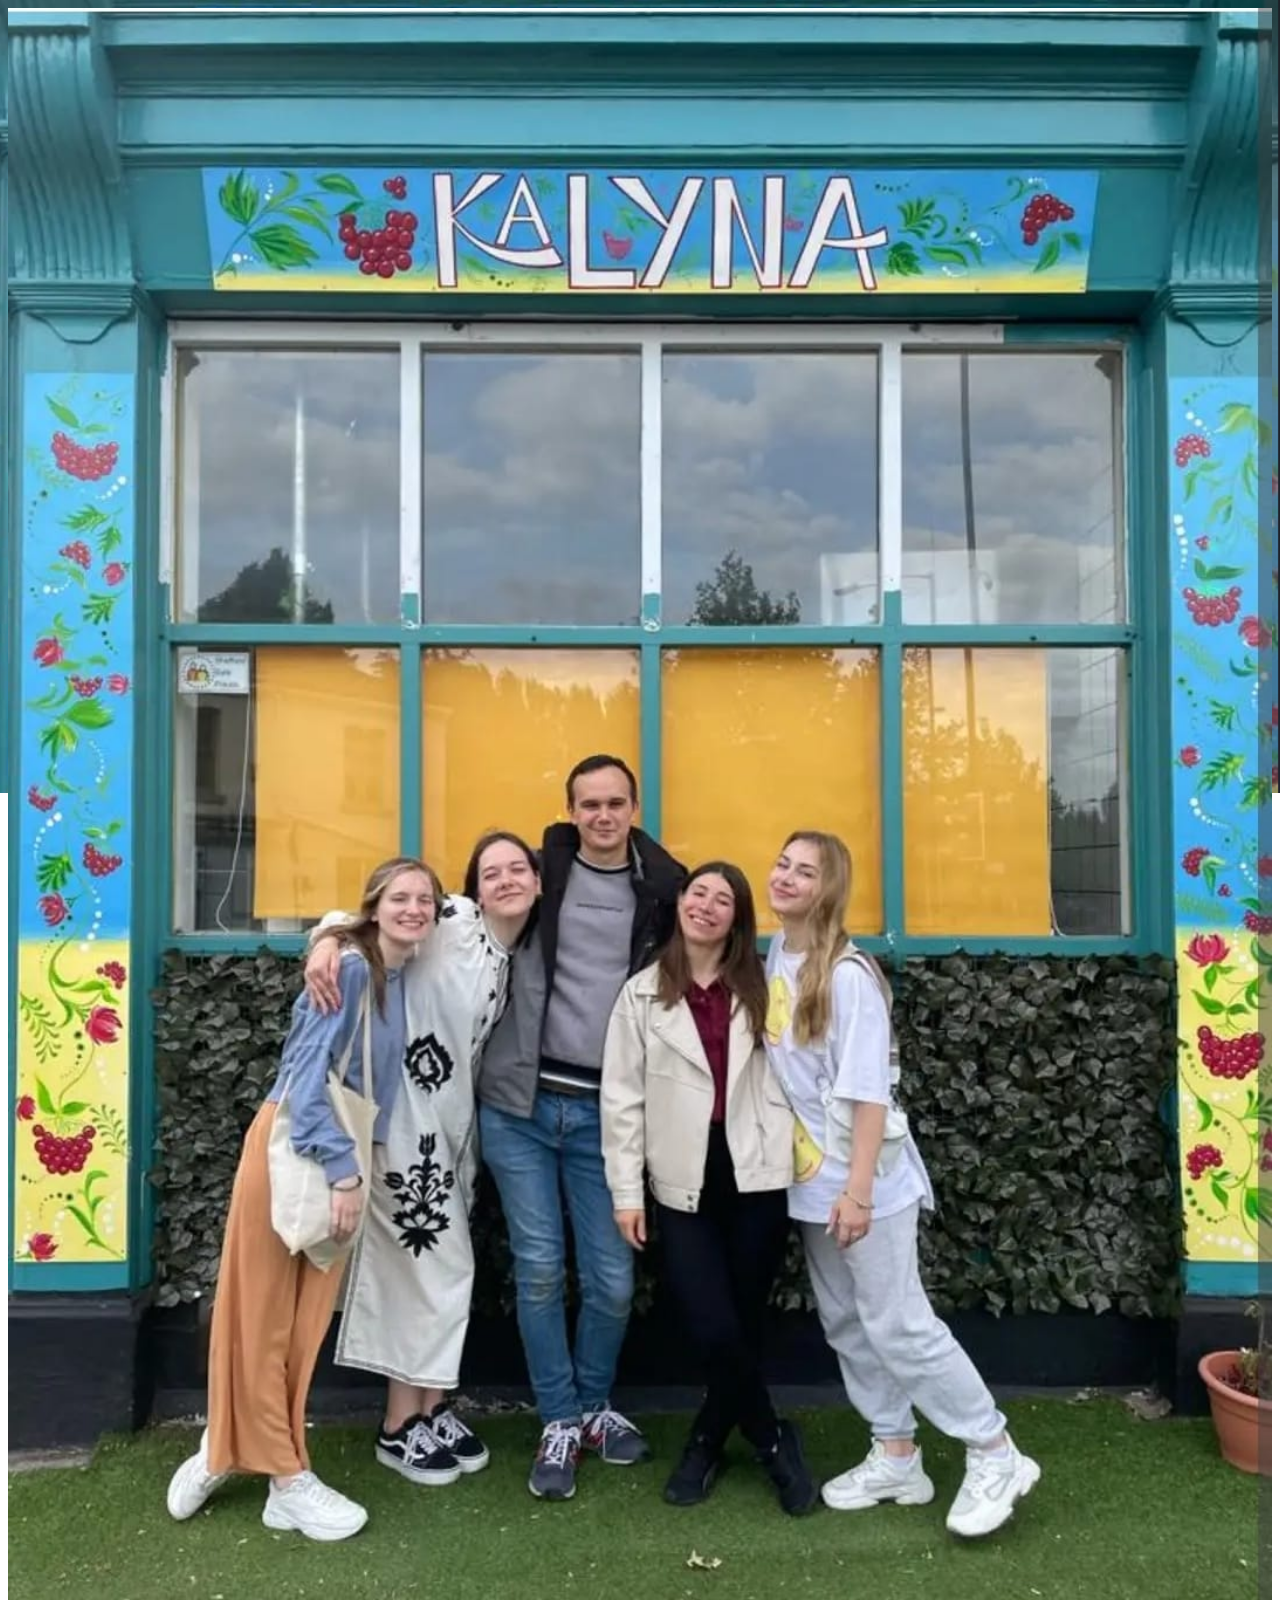
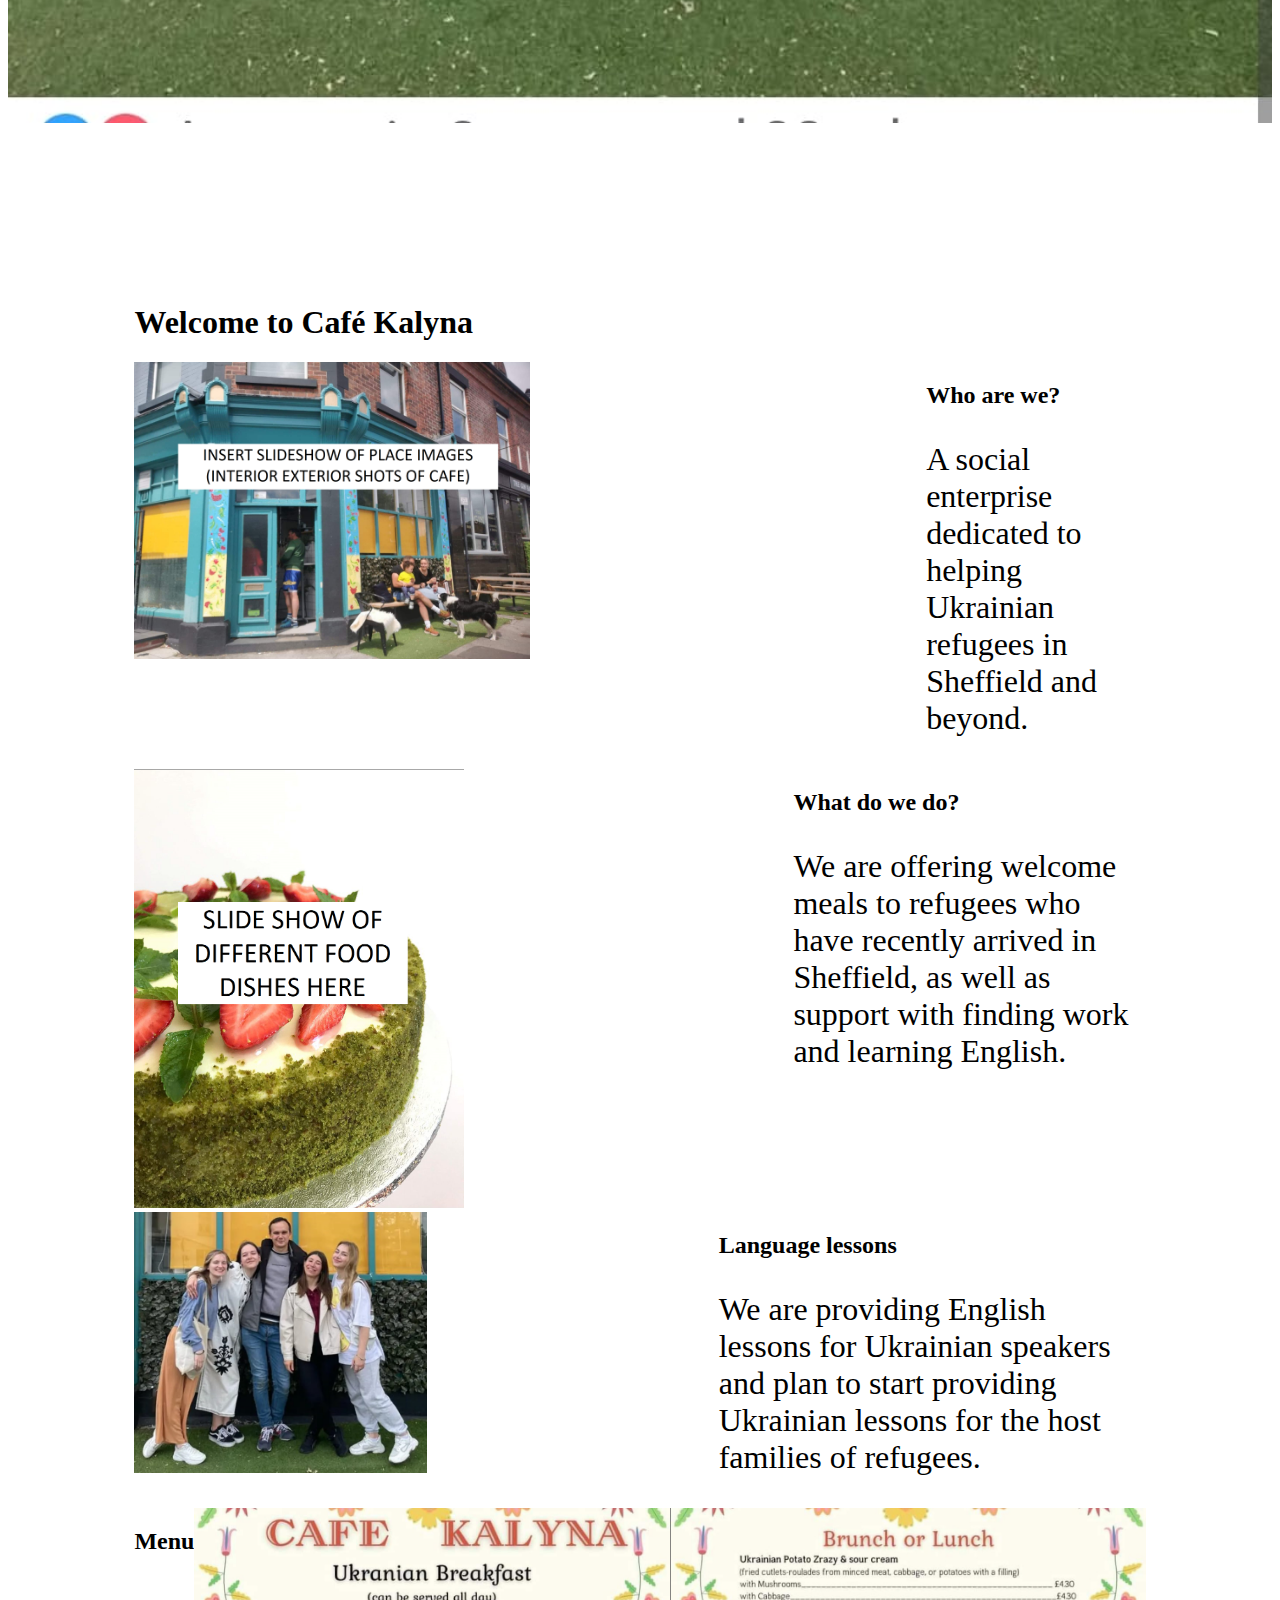
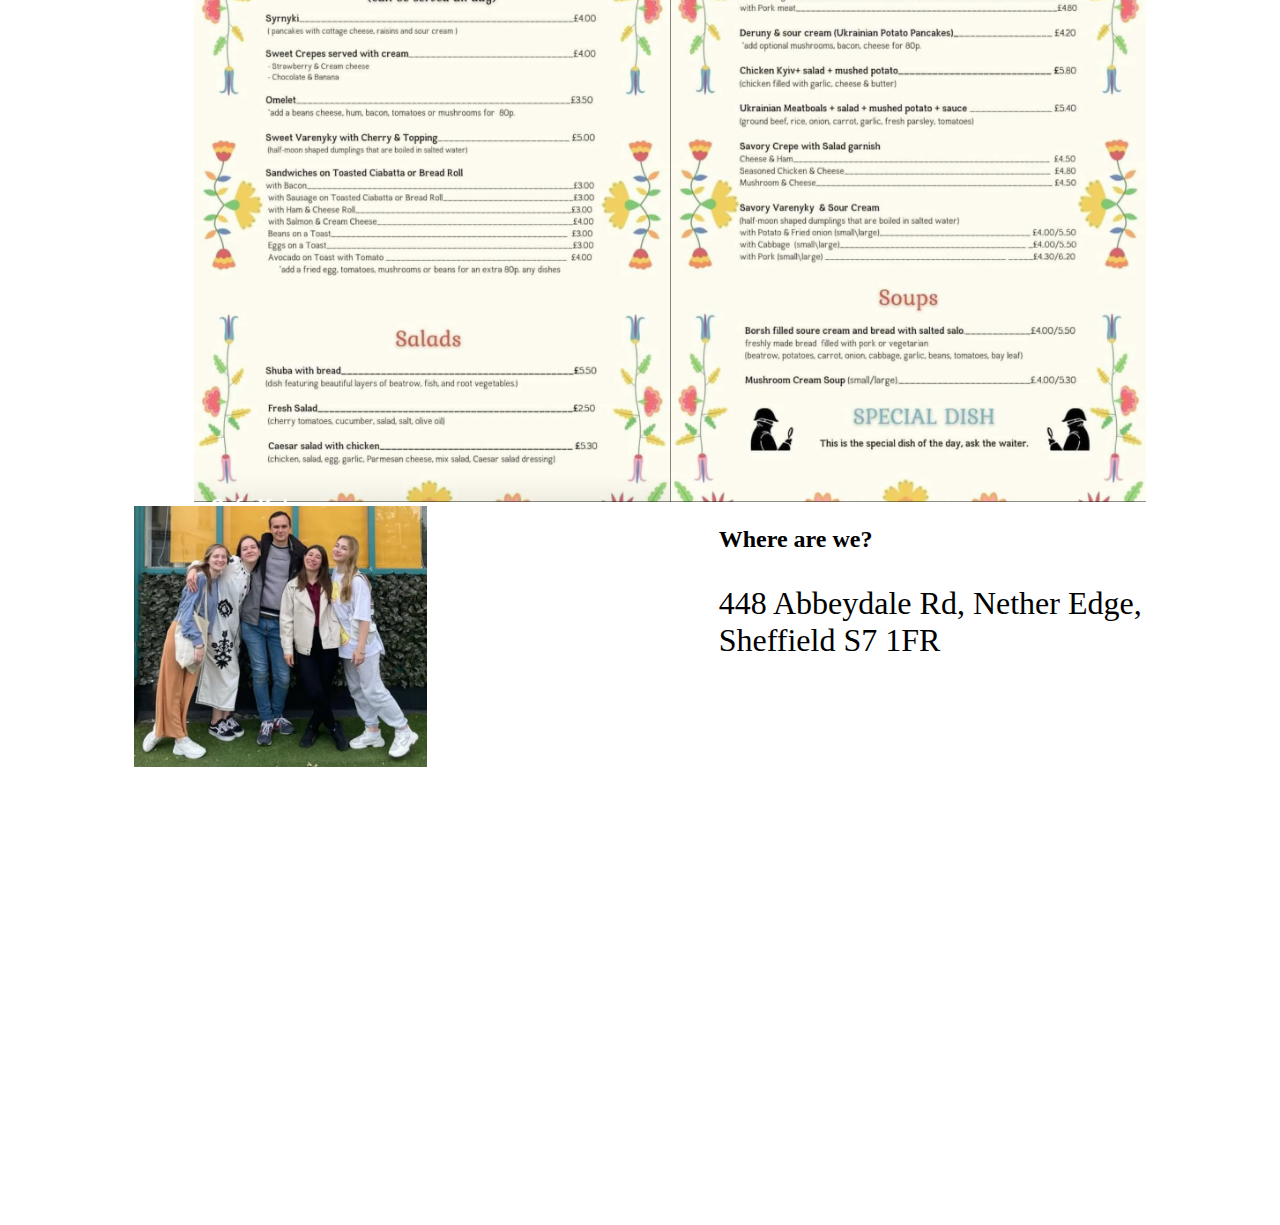
<file: index.html>
<!DOCTYPE html>
<html>
<head>
    <link rel="stylesheet" href="style.css">

</head>
<body>
    
    <div id="banner">
       <img id="background" src="images/Photo from Tom(4).jpg" />
        <div id="intro">
            <h1>Welcome to Café Kalyna</h1>
            <div class="image-text-twin">
                <div class="image">
                    <div class="image-container">
                        <img src="images/Webpage/Cafe-Slideshow-Placeholder.png" />
                    </div>
                </div>
                <div class="text">
                    <h2>Who are we?</h2>
                    <p>A social enterprise dedicated to helping Ukrainian refugees in Sheffield and beyond.</p>
                </div>
            </div>
            <div class="image-text-twin">
                <div class="image">
                    <div class="image-container">
                        <img src="images/Webpage/Food-Slideshow-Placeholder.png" />
                    </div>
                </div>
                <div class="text">
                    <h2>What do we do? </h2>
                    <p>We are offering welcome meals to refugees who have recently arrived in Sheffield, as well as support with finding work and learning English.</p>
                </div>
            </div>
            <div class="image-text-twin">
                <div class="image">
                    <div class="image-container">
                        <img src="images/Webpage/The-Team.png" />
                    </div>
                </div>
                <div class="text">
                    <h2>Language lessons </h2>
                    <p>We are providing English lessons for Ukrainian speakers and plan to start providing Ukrainian lessons for the host families of refugees.</p>
                </div>
            </div>
            <div class="image-text-twin">
                <h2>Menu</h2>                
                    <div class="image-container">
                        <img src="images/menu/Menu-P1.jpg" />
                    </div>
                    <div class="image-container">
                        <img src="images/menu/Menu-P2.jpg" />
                    </div>                
            </div>
            <div class="image-text-twin">
                <div class="image">
                    <div class="image-container">
                        <img src="images/Webpage/The-Team.png" />
                    </div>
                </div>
                <div class="text">
                    <h2>Where are we? </h2>
                    <p>448 Abbeydale Rd, Nether Edge, Sheffield S7 1FR</p>
                </div>
                
            </div>
            <iframe src="https://www.google.com/maps/embed?pb=!1m14!1m8!1m3!1d9524.602273621462!2d-1.4825203!3d53.3584602!3m2!1i1024!2i768!4f13.1!3m3!1m2!1s0x0%3A0xea1b4544db4c1ec!2sCafe%20Kalyna!5e0!3m2!1sen!2suk!4v1659546194944!5m2!1sen!2suk" width="100%" height="450" style="border:0;" allowfullscreen="" loading="lazy" referrerpolicy="no-referrer-when-downgrade"></iframe>
        </div>

    </div>
    








<!--
    
    <img src="images/Photo from Tom(3).jpg" />
    <img src="images/Photo from Tom(1).jpg" />
    <img src="images/Photo from Tom(5).jpg" />
    <img src="images/Photo from Tom(6).jpg" />
    <img src="images/Photo from Tom(7).jpg" />
    <img src="images/Photo from Tom(8).jpg" />
    <img src="images/Photo from Tom(9).jpg" />
    <img src="images/Photo from Tom(10).jpg" />
    <img src="images/Photo from Tom(11).jpg" />
    <img src="images/Photo from Tom(12).jpg" />
    <img src="images/Photo from Tom(13).jpg" />
    <img src="images/Photo from Tom(14).jpg" />
    
  
    <img src="images/Photo from Tom(17).jpg" />
    <img src="images/Photo from Tom(18).jpg" />
    <img src="images/Photo from Tom(19).jpg" />
    <img src="images/Photo from Tom(20).jpg" />
    <img src="images/Photo from Tom(21).jpg" />
    <img src="images/Photo from Tom(22).jpg" />
    <img src="images/Photo from Tom(23).jpg" />
    <img src="images/Photo from Tom.jpg" />

-->

</body>
<footer>

</footer>
</html>
</file>
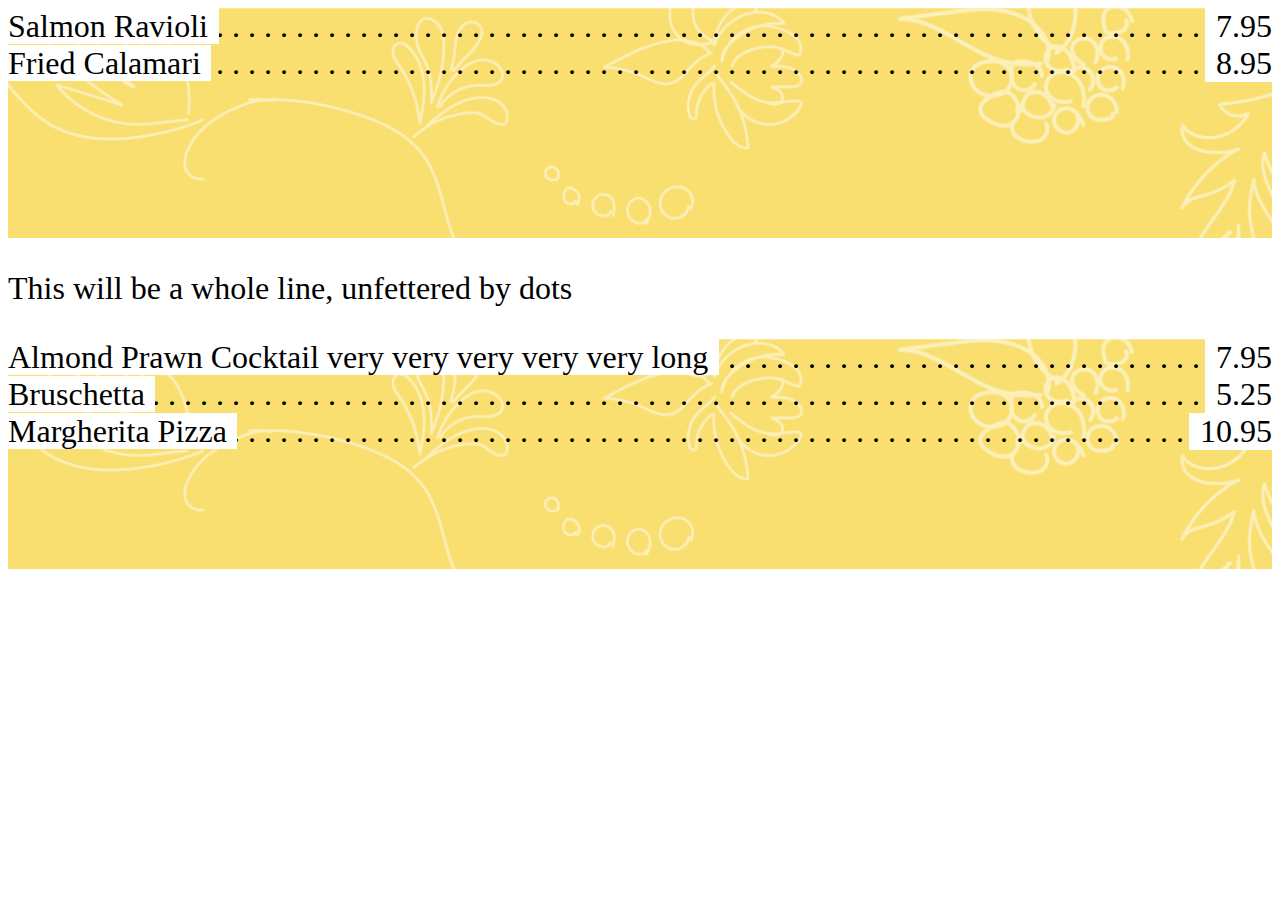
<file: experiment.html>
<!DOCTYPE html>
<html lang="en">
	<head>
		<meta charset="UTF-8" />
		<meta http-equiv="X-UA-Compatible" content="IE=edge" />
		<meta name="viewport" content="width=device-width, initial-scale=1.0" />
		
		<title>Cafe Kalnya</title>
		<link rel="preconnect" href="https://fonts.googleapis.com" />
		<link rel="preconnect" href="https://fonts.gstatic.com" crossorigin />
		
		<link
			rel="icon"
			type="image/x-icon"
			href="./images/Webpage/Designs/Favicon 32x32.png"
		/>
		<!--<link rel="stylesheet" href="https://cdn.jsdelivr.net/npm/bootstrap@5.2.0/dist/css/bootstrap.min.css" />--->
		<link rel="stylesheet" href="styles/experiment.css" />
	</head>
	<body>
		<ul class=leaders>
			<li><span>Salmon Ravioli</span>
			 <span>7.95</span>
			<li><span>Fried Calamari</span>
			 <span>8.95</span>
		</ul>
	    <p>This will be a whole line, unfettered by dots</p>
		<ul class=leaders>	
		    <li><span>Almond Prawn Cocktail very very very very very long</span>
			 <span>7.95</span>
			<li><span>Bruschetta</span>
			 <span>5.25</span>
			<li><span>Margherita Pizza</span>
			 <span>10.95</span>
			</ul>
	</body>
</html>
</file>
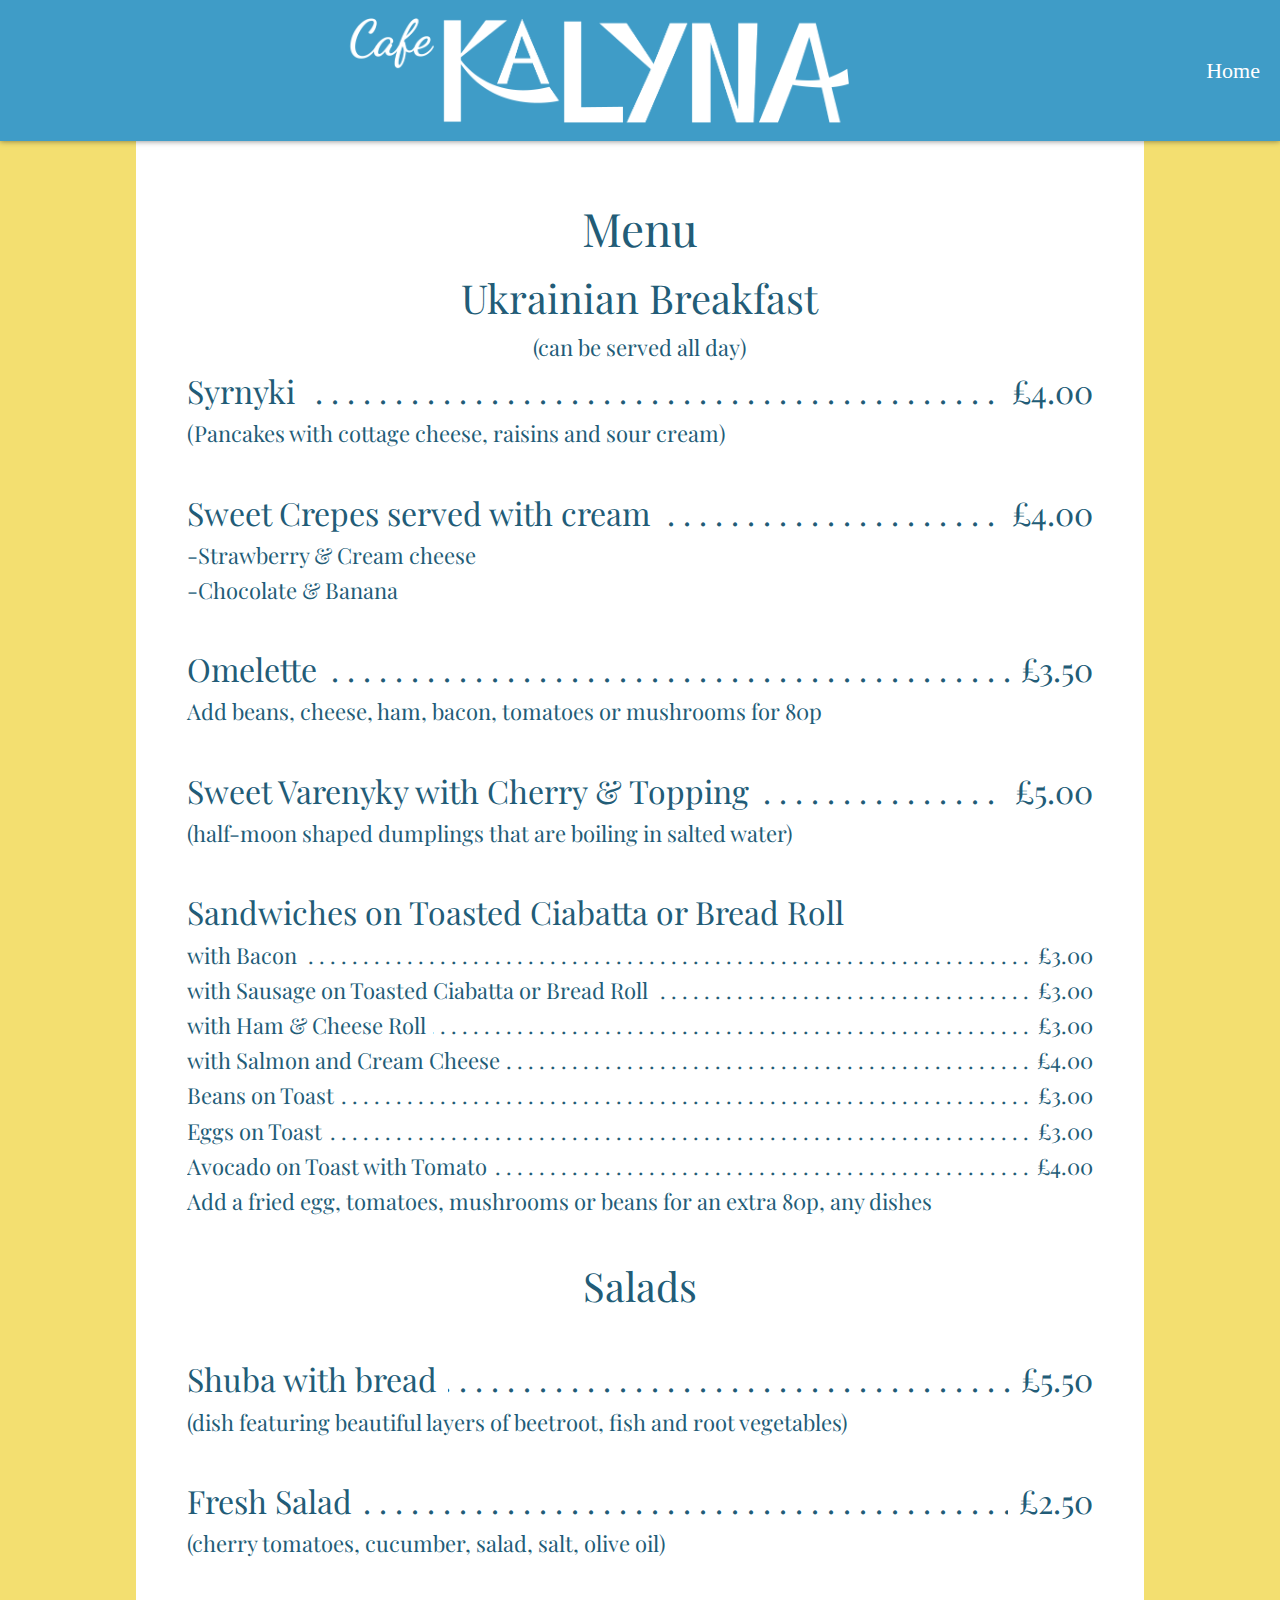
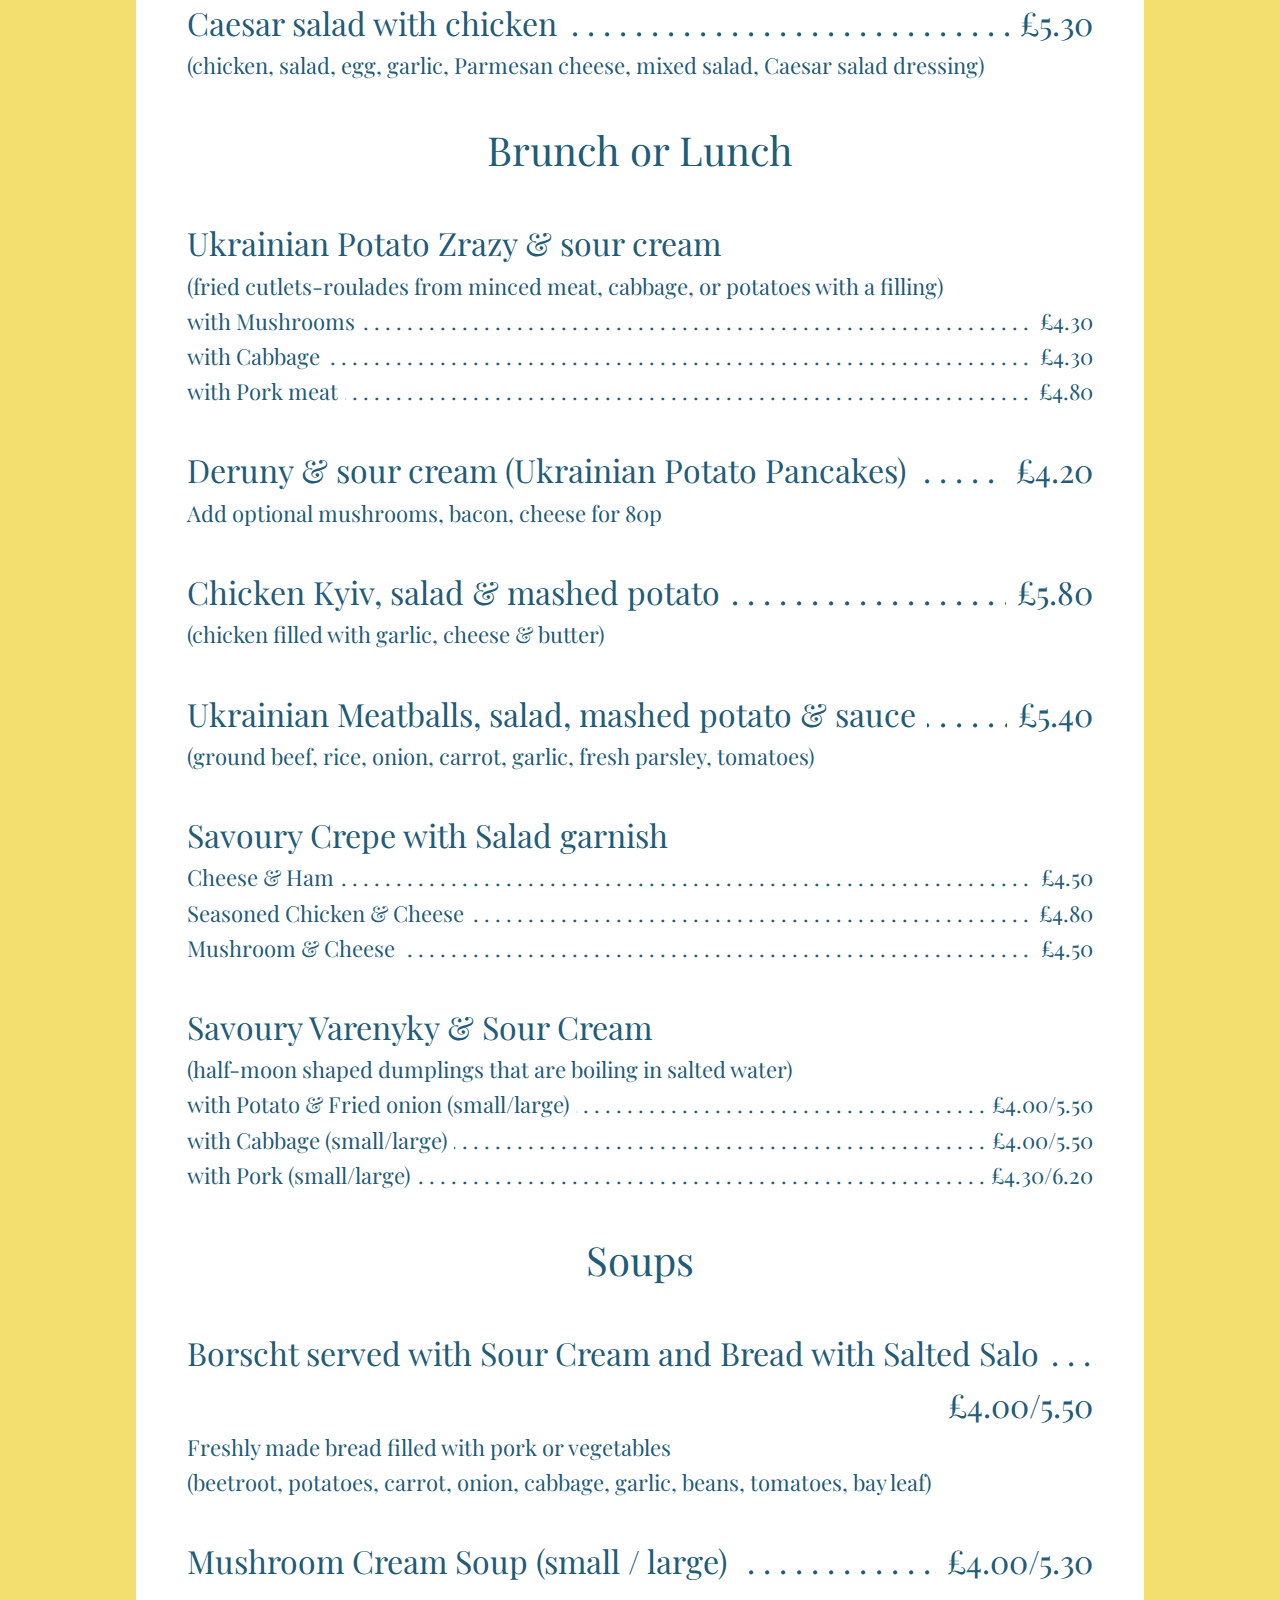
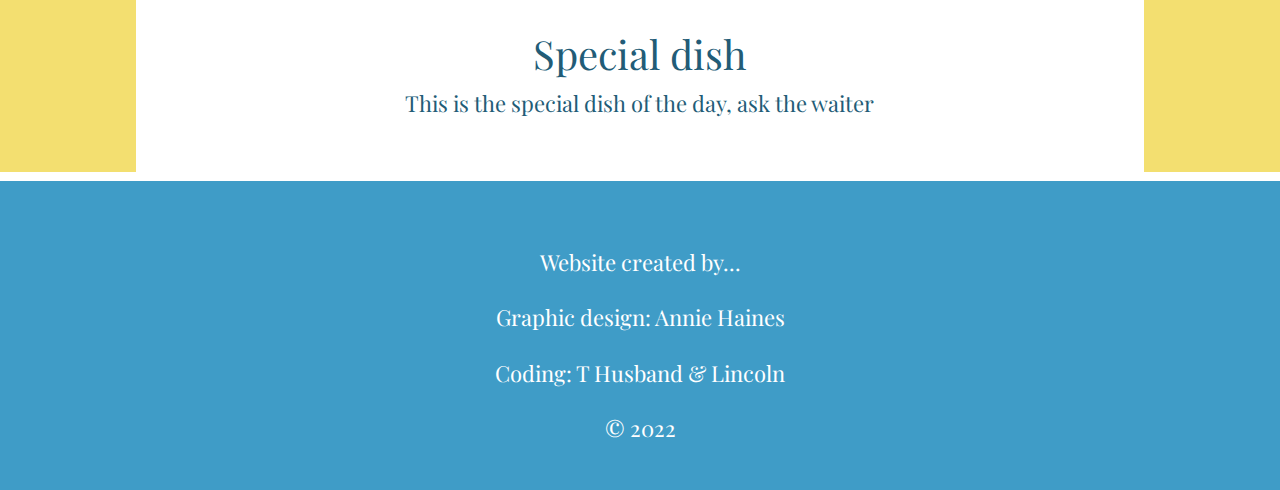
<file: menu.html>
<!DOCTYPE html>
<html lang="en">
	<head>
		<meta charset="UTF-8" />
		<meta http-equiv="X-UA-Compatible" content="IE=edge" />
		<meta name="viewport" content="width=device-width, initial-scale=1.0" />
		<link rel="stylesheet" href="styles/reset.css" />
		
		<link
			rel="stylesheet"
			href="https://cdnjs.cloudflare.com/ajax/libs/font-awesome/4.7.0/css/font-awesome.min.css"
		/>
		
		<link rel="stylesheet" href="styles/style.css" />
		<link rel="stylesheet" href="styles/menu-styles.css" />

		<title>Cafe Kalnya</title>
		<link rel="preconnect" href="https://fonts.googleapis.com" />
		<link rel="preconnect" href="https://fonts.gstatic.com" crossorigin />
		<link
			href="https://fonts.googleapis.com/css2?family=Playfair+Display&display=swap"
			rel="stylesheet"
		/>
		<link
			rel="icon"
			type="image/x-icon"
			href="./images/Webpage/Designs/Favicon 32x32.png"
		/>
		
	</head>
	<body>
		<header>
			<div id="logo-background">
				<img src="./images/Webpage/Designs/Logo.png" />
			</div>
			<nav>
					<ul>
						<li><a href="./index.html">Home</a></li>
					</ul>
				</nav>
		</header>
		<main>
			
			<div class="berry-design-container">
				<div class="berry-design" id="berry-design-left">
					<!--
					<img
						src="./images/Webpage/Designs/Web/Flower pattern left hand side.png"
					/>
					<img
						src="./images/Webpage/Designs/Web/Flower pattern left hand side.png"
					/>-->
				</div>
				
				<div class="menu">
					<div class="menu-heading-mobile">
						<h1>Menu</h1>
						<h2>Ukrainian Breakfast</h2>
						<p class="sub-heading">(can be served all day)</p>
						</div>
					<div class="menu-mobile">
					
					<ul class=leaders>
						<li><span>Syrnyki</span>
						 <span>£4.00</span>
						
					</ul>
					<div class="extra-info-whole-line">
					<p>(Pancakes with cottage cheese, raisins and sour cream)</p>
				    </div>
					<br />
                    <ul class=leaders>
						<li><span>Sweet Crepes served with cream</span>
						 <span>£4.00</span>
						
					</ul>
					<div class="extra-info-whole-line">
					<p>
						-Strawberry & Cream cheese
					</p>
					<p>
						-Chocolate & Banana
					</p>
				    </div>
					<br />

					<ul class="leaders">													  
						  <li><span>Omelette</span>
							<span>£3.50</span>						
					</ul>
					<div class="extra-info-whole-line">
						<p>
							Add beans, cheese, ham, bacon, tomatoes or mushrooms for 80p
						</p>
					</div>	
					<br />

					<ul class="leaders">													  
						<li><span>Sweet Varenyky with Cherry & Topping</span>
						  <span>£5.00</span>						
				  </ul>
				  <div class="extra-info-whole-line">
					  <p>
						(half-moon shaped dumplings that are boiling in salted water)
					  </p>
				  </div>	
				  <br />

				  <div class="extra-info-whole-line-large">
					<p>
						Sandwiches on Toasted Ciabatta or Bread Roll
					</p>
				  </div>	
				
				    <ul class="leaders extra-info-whole-line">				
					  <li><span>with Bacon</span>
						<span>£3.00</span></li>
						<br class="mobile-menu-formatting"/>
					  <li><span>with Sausage on Toasted Ciabatta or Bread Roll</span>
						<span>£3.00</span></li>
						<br class="mobile-menu-formatting"/>
					  <li><span>with Ham & Cheese Roll</span>
						<span>£3.00</span></li>
						<br class="mobile-menu-formatting"/>
					  <li><span>with Salmon and Cream Cheese</span>
						<span>£4.00</span></li>
						<br class="mobile-menu-formatting"/>
					  <li><span>Beans on Toast</span>
						<span>£3.00</span></li>
						<br class="mobile-menu-formatting"/>
					  <li><span>Eggs on Toast</span>
						<span>£3.00</span></li>
						<br class="mobile-menu-formatting"/>
					  <li><span>Avocado on Toast with Tomato</span>
						<span>£4.00</span></li>
						<br class="mobile-menu-formatting"/>
					</ul>
									
				<div class="extra-info-whole-line">
					<p>
						Add a fried egg, tomatoes, mushrooms or beans for an extra 80p, any dishes
					</p>
				</div>	
				<br />

				<h2>Salads</h2>
						<Br />



				<ul class=leaders>
					<li><span>Shuba with bread</span>
					 <span>£5.50</span>						
				</ul>
				<div class="extra-info-whole-line">
				  <p>(dish featuring beautiful layers of beetroot, fish and root vegetables)</p>
			    </div>
				<br />
				<ul class=leaders>
					<li><span>Fresh Salad</span>
					 <span>£2.50</span>						
				</ul>
				<div class="extra-info-whole-line">
				  <p>(cherry tomatoes, cucumber, salad, salt, olive oil)</p>
			    </div>
				<br />
				<ul class=leaders>
					<li><span>Caesar salad with chicken</span>
					 <span>£5.30</span>						
				</ul>
				<div class="extra-info-whole-line">
				  <p>(chicken, salad, egg, garlic, Parmesan cheese, mixed salad, Caesar salad dressing)</p>
			    </div>
				<br />

				<h2>Brunch or Lunch</h2>
						<Br />
						<div class="extra-info-whole-line-large">
							<p>
								Ukrainian Potato Zrazy & sour cream
							</p>
						</div>
						<div class="extra-info-whole-line">
							<p>
								(fried cutlets-roulades from minced meat, cabbage, or potatoes with a filling)
							</p>
						</div>
						<ul class="leaders extra-info-whole-line">				
							<li><span>with Mushrooms</span>
							  <span>£4.30</span>
							<li><span>with Cabbage</span>
							  <span>£4.30</span>
							<li><span>with Pork meat</span>
							  <span>£4.80</span>
						</ul>
						<br />

						<ul class=leaders>
							<li><span>Deruny & sour cream (Ukrainian Potato Pancakes)</span>
							 <span>£4.20</span>						
						</ul>
						<div class="extra-info-whole-line">
						<p>Add optional mushrooms, bacon, cheese for 80p</p>
					    </div>
						<br />

						<ul class=leaders>
							<li><span>Chicken Kyiv, salad & mashed potato</span>
							 <span>£5.80</span>						
						</ul>
						<div class="extra-info-whole-line">
						<p>(chicken filled with garlic, cheese & butter)</p>
					    </div>
						<br />

						<ul class=leaders>
							<li><span>Ukrainian Meatballs, salad, mashed potato & sauce</span>
							 <span>£5.40</span>						
						</ul>
						<div class="extra-info-whole-line">
						<p>(ground beef, rice, onion, carrot, garlic, fresh parsley, tomatoes)</p>
					    </div>
						<br />

						<div class="extra-info-whole-line-large">
							<p>
								Savoury Crepe with Salad garnish
							</p>
						</div>
						
						<ul class="leaders extra-info-whole-line">				
							<li><span>Cheese & Ham</span>
							  <span>£4.50</span>
							<li><span>Seasoned Chicken & Cheese</span>
							  <span>£4.80</span>
							<li><span>Mushroom & Cheese</span>
							  <span>£4.50</span>
						</ul>
						<br />					
						
						<div class="extra-info-whole-line-large">
							<p>
								Savoury Varenyky & Sour Cream
							</p>
						</div>
						<div class="extra-info-whole-line">
							<p>
								(half-moon shaped dumplings that are boiling in salted water)
							</p>
						</div>
						<ul class="leaders extra-info-whole-line">				
							<li><span>with Potato & Fried onion (small/large)</span>
							  <span>£4.00/5.50</span></li>
							  <br class="mobile-menu-formatting"/>
							<li><span>with Cabbage (small/large)</span>
							  <span>£4.00/5.50</span></li>
							  <br class="mobile-menu-formatting"/>
							<li><span>with Pork (small/large)</span>
							  <span>£4.30/6.20</span></li>
							  <br class="mobile-menu-formatting"/>
						</ul>
						<br />

						<h2>Soups</h2>
						<br />


						<ul class=leaders>
							<li><span>Borscht served with Sour Cream and Bread with Salted Salo</span>
							 <span>£4.00/5.50</span>						
						</ul>
						<div class="extra-info-whole-line">
						<p>Freshly made bread filled with pork or vegetables</p>
					    </div>
						<div class="extra-info-whole-line">
							<p>(beetroot, potatoes, carrot, onion, cabbage, garlic, beans, tomatoes, bay leaf)</p>
							</div>
						<br />

						<ul class=leaders>
							<li><span>Mushroom Cream Soup (small / large)</span>
							 <span>£4.00/5.30</span>						
						</ul>						
						<br />	

						<h2>Special dish</h2>
						<p class="sub-heading">This is the special dish of the day, ask the waiter</p>    
                    </div>
				</div>
				
				<div class="berry-design" id="berry-design-right">
					<!--<img
						src="./images/Webpage/Designs/Web/Flower pattern left hand side.png"
					/>-->
				</div>
			</div>
				</main>
				
			<footer>
			  <div class="credit">
				<h2>Website created by...</h2>
				<p>Graphic design: Annie Haines</p>
				<p>Coding: T Husband & Lincoln</p>
				<p>&copy; 2022</p>
			  </div>
		    </footer>
			
		
	</body>
</html>
</file>
<file: style.css>
body {
    background: url("images/Webpage/Cafe_exterior_border.png") no-repeat center center fixed;
    /*background: url("images/Webpage/Photo from Tom(4).jpg") no-repeat center center fixed;*/
    background-size: 100% ;
    background-position: 0% 0%;
    
}

.image-text-twin {
    display: inline-flex;
}

.image-container {
    width: 50%;
}

img {
    width: 100%;
}

.text {
    width: 50%;
}

#banner {
    /*background: url("images/Photo from Tom(4).jpg") no-repeat center center fixed;
    background-size: 100% ;
    background-position: 0% 10%;
    display: inline-flex;*/
    
    
    
    opacity: 1;
    
    
    height: 1000px;

}

#intro {
    
    
    width: 80%;
    margin-left: 10%;
    /*padding-top: 14%;*/
    margin-top: 14%;
    
}

#intro p {
    background-color: white;
    opacity: 1;
    font-size: 2em;

}

#intro img {
    width: 100%;
}
</file>
<file: styles/experiment.css>
* {
    font-size: 32px;
}

ul.leaders {
    max-width: 40em;
    padding: 0;
    overflow-x: hidden;
    list-style: none;
    background-image: url('../images/Webpage/Designs/Mobile/Yellow banner with flowers.png');
    /*background-size: 100% auto;*/
    background-position: center top;
    background-size: 100%;
    background-repeat: no-repeat;
    width: 100%;
    height: 230px;
    display: block;
    padding: 0px;
    margin: 0px;}
ul.leaders li:before {
    float: left;
    width: 0;
    white-space: nowrap;
    content:
 ". . . . . . . . . . . . . . . . . . . . "
 ". . . . . . . . . . . . . . . . . . . . "
 ". . . . . . . . . . . . . . . . . . . . "
 ". . . . . . . . . . . . . . . . . . . . "}
ul.leaders span:first-child {
    padding-right: 0.33em;
    background: white}
ul.leaders span + span {
    float: right;
    padding-left: 0.33em;
    background: white}

    {background-image: url('../images/Webpage/Designs/Mobile/Yellow banner with flowers.png');
    /*background-size: 100% auto;*/
    background-position: center top;
    background-size: 100%;
    background-repeat: no-repeat;
    width: 100%;
    height: 230px;
    display: block;
    padding: 0px;
    margin: 0px;}
</file>
<file: styles/style.css>
* {
  font-family: 'Playfair Display', serif;
}

html, body {
  /*background: url("images/Webpage/Cafe_exterior_border.png") no-repeat center center fixed;
    background: url("images/Webpage/Photo from Tom(4).jpg") no-repeat center center fixed;
    background-size: 100% ;
    background-position: 0% 0%;*/
   
    /* height: 100%;
    width: 100%; */
    padding: 0;
    margin: 0;
}

html {
  font-size: 22px;
}

p {
  margin-top: 40px;
}



/*
body *{
  font-family: "Open Sans", sans-serif;
}
*/
.image-container {
  overflow: hidden;
}

.image-container img {
  flex-grow: 2;
  display: block;
  max-width: 100%;
}



header {  
  background-color: #3F9CC7;
  display: flex;
  flex-direction: row;
  flex-wrap: nowrap;
  color: #eff3f8;
  text-align: center;
  margin-top: 0; 
  position: relative;
  top: 0;
  left: 0;
  width: 100%;
  /* z-index: 2px; */
  box-shadow: 0px 0px 6px 0px rgba(0, 0, 0, 0.5);
}


header h1{
  text-align: center;
  margin-top: 40px;
}

nav{
  display: flex;
  align-items: center;
  margin-right: 20px;
}

nav ul li a {
  color: white;
  text-decoration: none;
}
a:hover{
  color: yellow;
  cursor: pointer;
  opacity: 0.7;
}

#logo-background {
    height: 141px;
    background-color: #3F9CC7;
    display: flex;
    flex-wrap: wrap;
    align-content: flex-start;
    justify-content: space-around;
    align-items: center;
    width: 100%;

}

#logo-background img {
  display: flex;
  justify-content: center;
  max-height: 100%;

  /* margin-left: 300px; */
}



.berry-design-container {
  width: 100%;
  height: 100%;
  display: inline-flex;
  justify-content: space-between;
}

.berry-design {
  width: 15%;
  /* height: 100%; */
  background-color: #F3DF70;
  
}

.berry-design img {
  object-fit:fill;
  width: 100%;
  height:fit-content ;
}

main {
  width: 100%;
}


.btn{
    height: 40px;
    width: 100px;
    border-radius: 4px;
    color: white;
    font-weight: 900;
    font-size: large;
    background-color: #2795df;
    /* margin-top: 60px; */
}
.btn:hover {
    cursor: pointer;
    color: yellow;
}

.connect{
  margin-top: 10px;
}

/* @media only screen and(max-width:560px){
    main{

    }
} */

/* .header-container{
    display: flex;
    justify-self: center;
    color: white;
}

.header-text span{
    text-align: center;
}

.header-container span{
    font-weight: 800;
    font-size: xx-large;
} */

/*section {
  max-width: 100%;
}*/

.hero-banner {
    display: flex;
    max-width: 100%;
    justify-content: center;
    flex-wrap: nowrap;
    margin: 60px 60px /*auto*/;
}

.hero-banner h1 {
    font-size: 40px;
    color: #4974c4;
}
.hero-banner p {
  color: #4974c4;
  line-height: 1.5;
 /* font-size: 1.375rem;*/
  margin-top: 40px;
}

.contact-us .map {
    overflow: hidden;
    border-radius: 4px;
}
.main-image__container{
    width: 50%;
}
.main-image__container .img-fluid{
    width: 700px;
    height: 1000px;
}

.container-fluid {
    /*display: flex;*/
    margin: 60px 60px;
    max-width: 100%;
}

.intro-container {
    display: flex;
    flex-direction: row;
    /*margin:  60px 60px;*/
    /*max-width: 90%;*/
    justify-content: space-between;
    vertical-align: top;
    width: 100%;
}

.image-container{
    overflow: hidden;
    width: 100%;
}
.image-container img{
    max-width: 100%;
    border-radius: 15px;
    /*margin-left: 5%;*/
}
.intro{
    flex-grow: 1;
    height: 400px;
    /* width: auto; */
    max-width: 50%;
    padding: 0px 30px 30px;
    /*margin: 30px;*/
}
.intro-heading ,
.address-heading,
.about-heading{
    /*font-style: italic;*/
    font-size: 2rem;
    color: #4974c4;
}
.intro-text,
.address-text,
.about-text{
    /*font-style: italic;
    font-size: large;*/
    color: #4974c4;
}
.about-heading{
  margin-top: 50px;
}

.fa {
  padding: 5px;
  font-size: 30px;
  width: 50px;
  text-align: center;
  text-decoration: none;
  border-radius: 10px;
  margin-left: 10px;
}

.fa:hover {
    opacity: 0.7;
}

.fa-facebook {
  background: #2795df;
  color: #eff3f8;

}

.fa-instagram {
  background: #2795df;
  color: #f6f6fc;
}

section{
    margin-top: 60px;
}


#slideshow {
  margin-bottom: 60px;
  min-height: fit-content;
  display: inline-flex;
  width: 100%;
}


* {box-sizing:border-box}

/* Slideshow container */
.slideshow-container {
  max-width: 80%;
  position:relative;
  margin: auto;
  height: 550px;
}

.fade {
  width: 100%;
  height: 100%;
}

.fade img {
    /*height: 400px;*/
    object-fit: cover;
    height: 100%;
    width: 100%;
    margin-bottom: 20px;
    border-radius: 20px;
}



.images-and-buttons {
  display: block;
  width: 100%;
}

/* Hide the images by default */
.mySlides {
  display:none;
}

/* Next & previous buttons */
.prev, .next {
  cursor: pointer;
  position: absolute; 
  top: 50%;
  width: auto;
  margin-top: -22px;
  padding: 16px;
  color: white;
  font-weight: bold;
  font-size: 18px;
  transition: 0.6s ease;
  border-radius: 0 3px 3px 0;
  user-select: none;
}

/* Position the "next button" to the right */
.next {
  right: 0;
  border-radius: 3px 0 0 3px;
}

/* On hover, add a black background color with a little bit see-through */
.prev:hover, .next:hover {
  background-color: rgba(74, 163, 214, 0.8);
}

/* Caption text */
.text {
  color: #fdfdff;
  font-size: 35px;
  padding: 8px 12px;
  position: absolute;
  bottom: 8px; 
  width: 100%;
  text-align: center;
}

/* Number text (1/3 etc) */
.numbertext {
  color: #f2f2f2;
  font-size: 12px;
  padding: 8px 12px;
  position: absolute;
  top: 0;
}

/* The dots/bullets/indicators */
.dot {
  cursor: pointer;
  height: 15px;
  width: 15px;
  margin: 10px 2px;
  background-color: #3F9CC7;
  border-radius: 50%;
  display: inline-block;
  transition: background-color 0.6s ease;
}

.active, .dot:hover {
  background-color: #a9cada;
}

/* Fading animation */
.fade {
  animation-name: fade;
  animation-duration: 1.5s;
  
}

@keyframes fade {
  from {opacity: .4}
  to {opacity: 1}
}

.col-md-7 {
  margin-top: 40px;
}

#dots {
  margin-top: 1px;
}

#intro {
    
    
    width: 80%;
    margin-left: 10%;
    /*padding-top: 14%;*/
    margin-top: 14%;
    
} 

#intro p {
    background-color: white;
    opacity: 1;
    font-size: 2em;

}

#intro img {
    width: 100%;
} */

footer *{
    /* position: relative; */
    left: 5px;
} 
footer .text {
    margin-left: 10px;
}
footer{
    color: white;
    background-color: #3F9CC7;
    display: flex;
    flex-direction: row;
    justify-content: space-around;
    /* flex-direction: column; */
    margin-bottom: 1rem;
    padding: 2rem;
    margin: auto;
    text-align: center;
    max-width: 100%;
    font-family: 'Playfair Display', serif;
    
}
.credit{
  width: 60%;
}
.credit * {
  margin-top: 20px;
}

@media only screen and(max-width:560px){
    footer{
        padding : 4.8125rem 15% 0 15%;
        margin: 0 auto;
        left:20px;
    }
    
}

@media only screen and (min-width: 750px){
  .intro-container{
  flex-direction: row;
  justify-content: center;
  max-width:100%;
  }
  .intro-container{
    margin-left: 50px;
  }
  /* #logo-background {
    max-width: 100%;
  } */
}


@media only screen and (max-width: 749px) {
  .intro-container{
    flex-direction: column;
    justify-content: center;
  }
  .image-container {
    margin: auto;
  }
  .intro{
    flex-grow: 1;
    height: 400px;
    max-width: 90%;
    padding: 0px 30px 30px;
    margin: 10px;
}
header{
  display: flex;
  width: 100%;
}
/* header img{
  
} */

#logo-background {
  display: flex;
flex-direction: row;
align-content: center;
justify-content: flex-start;
  height: 100px;
  margin-left: 20px;
}
#logo-background img{
  display: flex;
  max-width: 40%;
}
nav{
  display: flex;
 align-items: center;
 margin-right: 20px;
}
nav ul li a {
  float: right;
}
.slideshow-container{
  margin: 0 5px;
  max-width: 100%;
}
.image-container img{
    max-width: 100%;
    border-radius: 18px;
    margin: 0 auto 20px;
    padding: 5px;
}
.container-fluid {
    /*display: flex;*/
    margin: 0 10px 5px;
    max-width: 100%;
}
.hero-banner {
    display: flex;
    max-width: 100%;
    justify-content: center;
    flex-wrap: nowrap;
    margin: 10px 20px;
}

.connect{
  display: flex;
  justify-content: center;
  align-items: center;
  margin-top: 40px;
}
html{
  font-size: medium;
}
}





/* .about-us{
    flex-grow: 1;
    height:  100px;
    width: auto;
    flex-wrap: wrap;
    margin-left: 30px;
} */
/* .intro .about-us{
    font-size: 3rem;
} */


/* .image-text-twin {
    display: inline-flex;
}

.image-container {
    width: 50%;
}

img {
    width: 100%;
}

.text {
    width: 50%;
} */
</file>
<file: styles/menu-styles.css>
.menu {
    width: 100%;
    color: #225C77;
    margin: 4%;
}

body {
  line-height: 1.6;
}


/*dot leaders without bootstrap*/

ul.leaders {
  max-width: 100%;
  padding: 0;
  overflow-x: hidden;
  list-style: none}
ul.leaders li:before {
  float: left;
  width: 0;
  white-space: nowrap;
  content:
". . . . . . . . . . . . . . . . . . . . "
". . . . . . . . . . . . . . . . . . . . "
". . . . . . . . . . . . . . . . . . . . "
". . . . . . . . . . . . . . . . . . . . " ". . . . . . . . . . . . . . . . . . . . "  ". . . . . . . . . . . . . . . . . . . . "}
ul.leaders span:first-child {
  padding-right: 0.33em;
  background: white}
ul.leaders span + span {
  float: right;
  padding-left: 0.33em;
  background: white}


/*font sizes*/

.menu h2 {
  font-size: 40px;
  text-align: center;

}

.menu h1 {
  font-size: 46px;
  text-align: center;
}

.menu li {
  font-size: 32px;
}

.menu p {
  font-size: 32px;
  margin-top: 0px;
}

p.sub-heading {
  font-size: 22px;
  text-align: center;
}

.extra-info-whole-line p, .extra-info-whole-line li {
  font-size: 22px;
}

/*mobile phone formatting*/

.mobile-menu-formatting {
  display: none;
}

/*media query mobile phones*/

@media only screen and (max-width: 600px), (max-device-width: 600px) {
  .mobile-menu-formatting {
    display: block;
  }

  header {
    height: 40%;
  }

  .menu {
    margin: 0%;
    height: fit-content;
  }

  p.sub-heading {
    padding-bottom: 5%;
  }

  .menu-heading-mobile {
    background-image: url('../images/Webpage/Designs/Mobile/Yellow banner with flowers.png');    
    background-position: center top;
    background-size: cover;
    background-repeat: no-repeat;
    width: 100%;
    height: 6%;
    display: block;
    padding: 0px;
    padding: 5% 0% 0%;
    margin: 0px;

  }

  .menu-mobile {
    padding: 0% 5%;
    
  }
}
</file>
